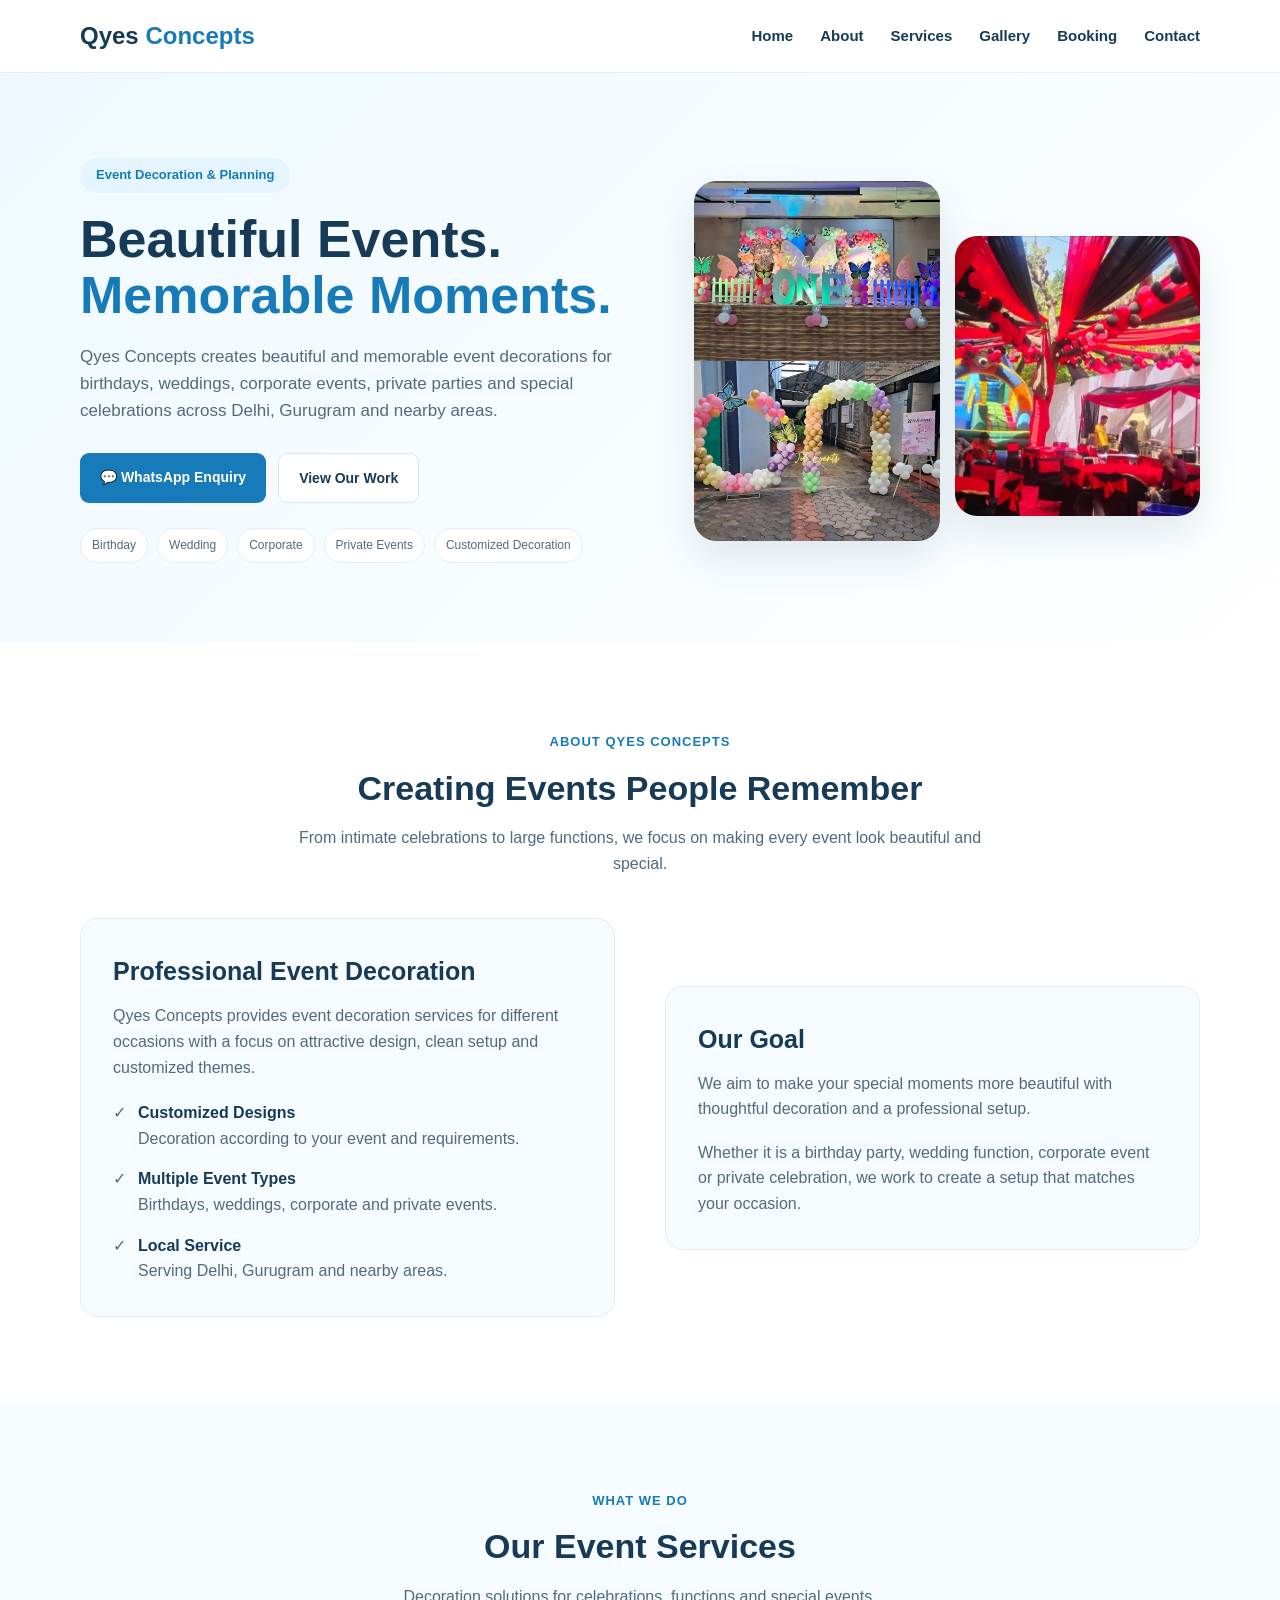
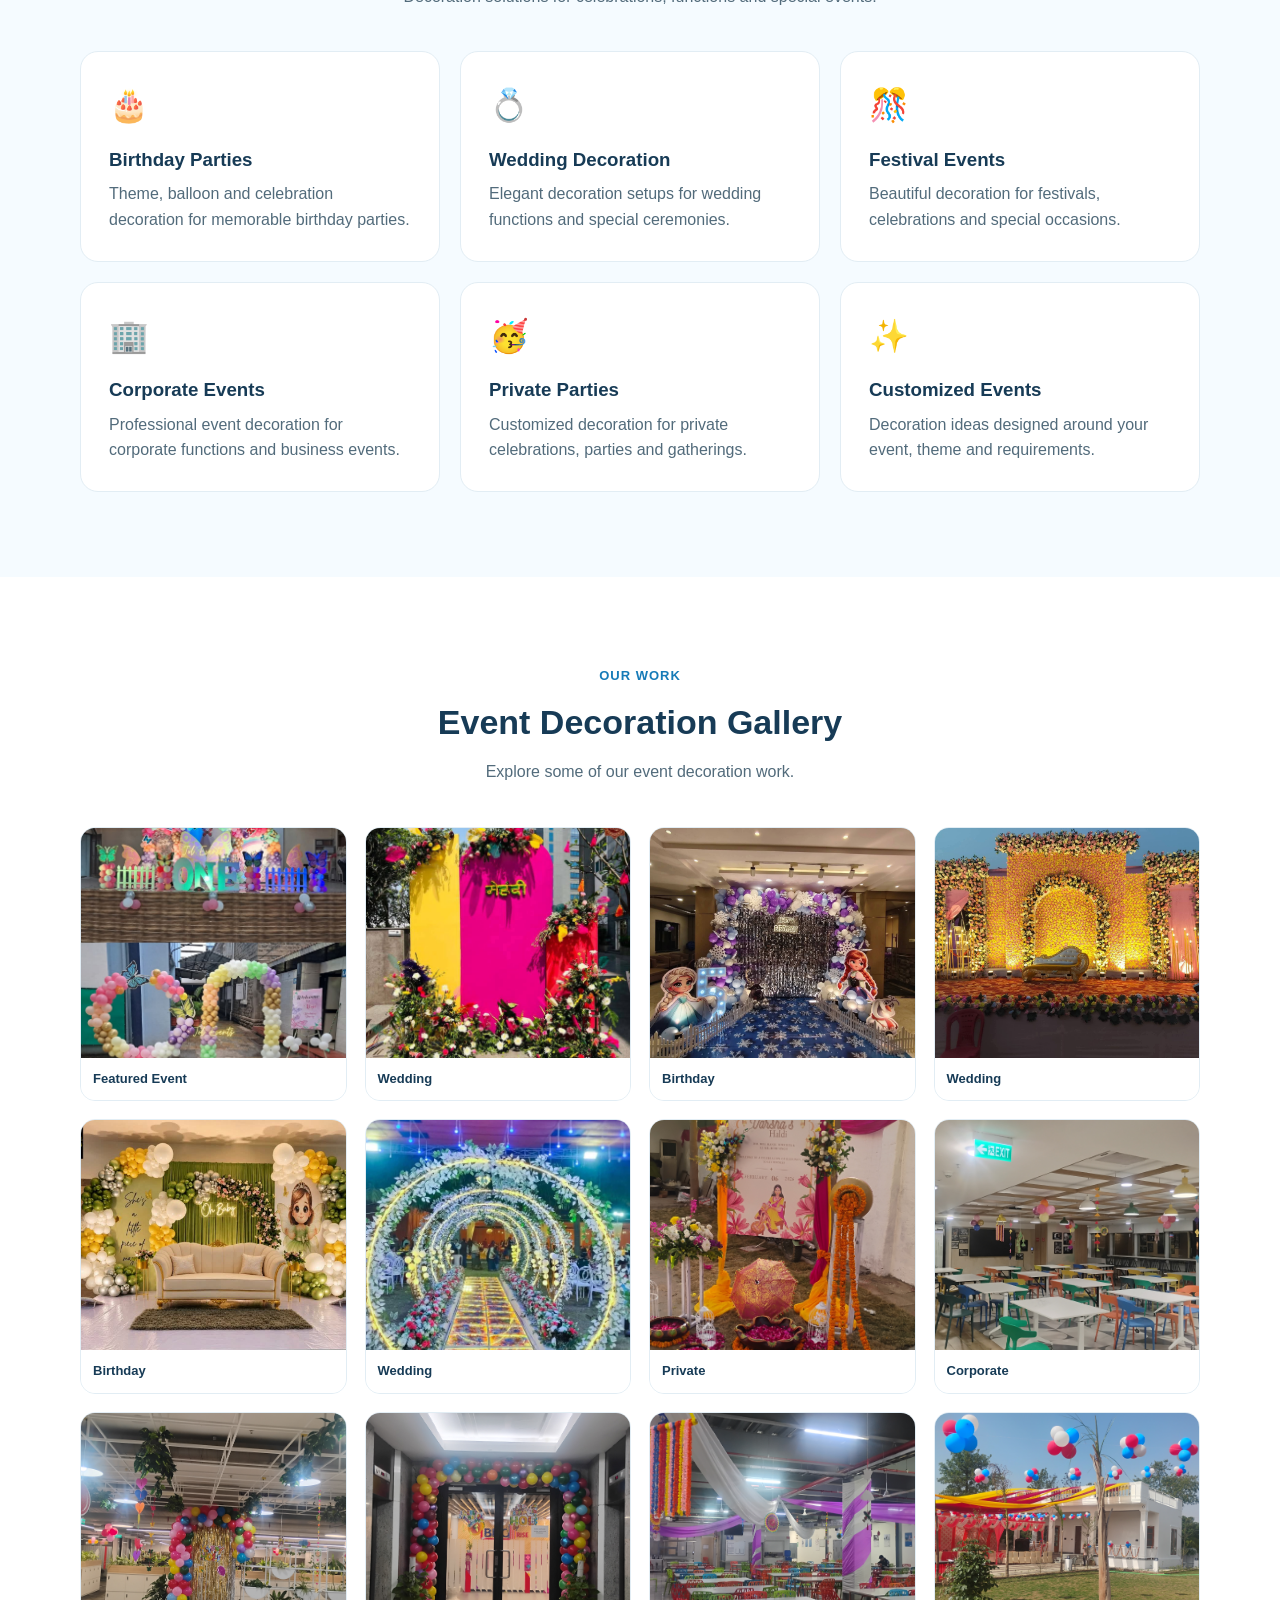
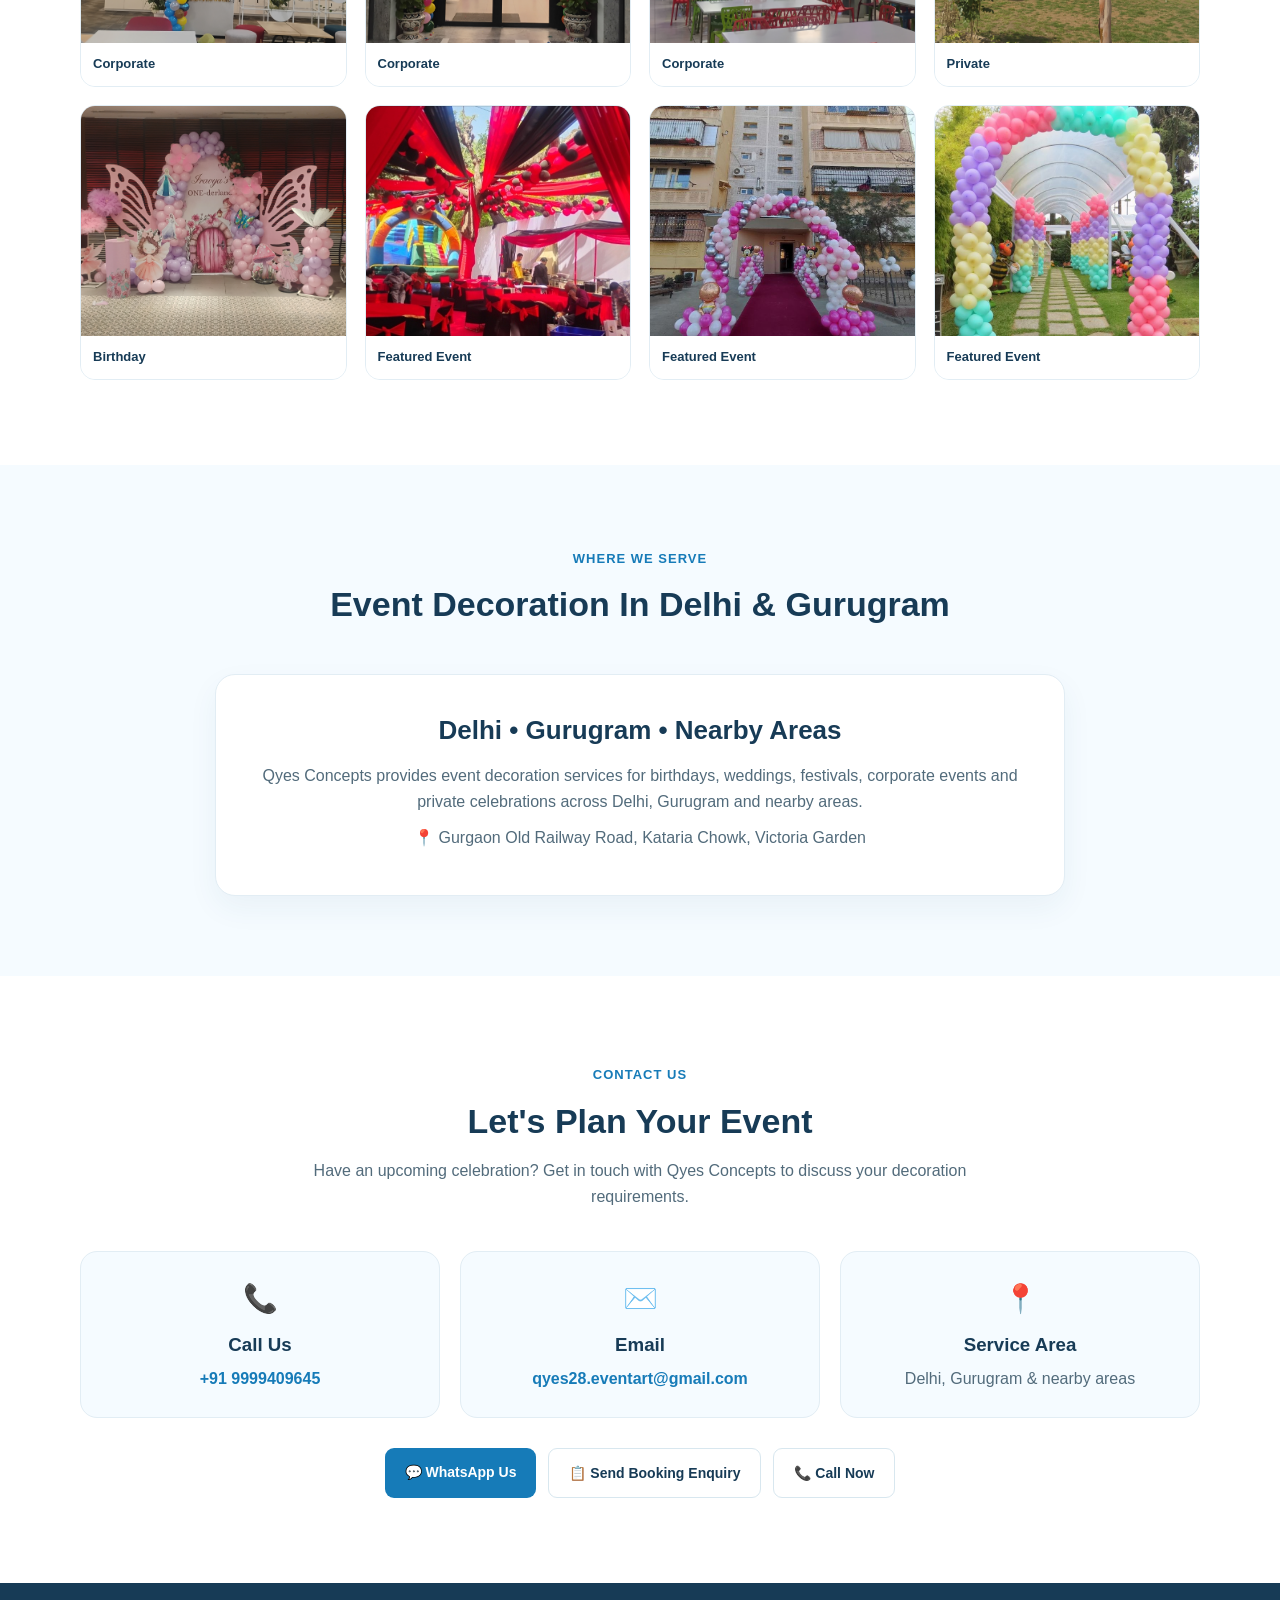
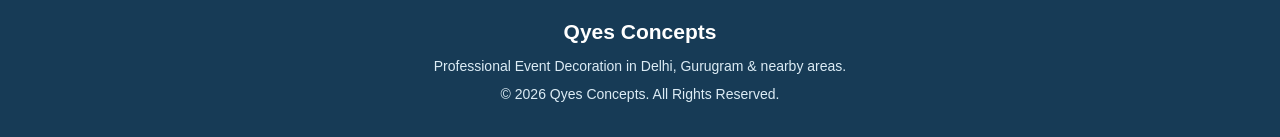
<file: index.html>
<!DOCTYPE html>
<html lang="en">

<head>

<meta charset="UTF-8">

<meta name="viewport" content="width=device-width, initial-scale=1.0">

<title>Qyes Concepts | Event Decoration in Delhi & Gurugram</title>

<meta name="description"
content="Qyes Concepts provides professional event decoration for birthdays, weddings, festivals, corporate events and private parties in Delhi, Gurugram and nearby areas.">

<meta name="keywords"
content="event decoration Delhi, event decorator Gurugram, birthday decoration Delhi, wedding decoration Delhi, corporate event decoration, Qyes Concepts">

<meta name="author" content="Qyes Concepts">

<meta name="robots" content="index, follow">

<!-- GOOGLE SEARCH CONSOLE VERIFICATION -->
<meta name="google-site-verification"
content="D07fI1-LAL-J-J1HRcfwWt1qley3RjHlHlz8ll8Fhas">

<link rel="canonical"
href="https://abhishekwebstudio.github.io/Qyes-Concepts-event-decoration-/">

<!-- OPEN GRAPH -->

<meta property="og:title"
content="Qyes Concepts | Event Decoration in Delhi & Gurugram">

<meta property="og:description"
content="Professional event decoration for birthdays, weddings, corporate events and private celebrations.">

<meta property="og:type" content="website">

<meta property="og:url"
content="https://abhishekwebstudio.github.io/Qyes-Concepts-event-decoration-/">

<style>

/* =========================
   BASIC
========================= */

*{
margin:0;
padding:0;
box-sizing:border-box;
}

html{
scroll-behavior:smooth;
}

body{
font-family:Arial, Helvetica, sans-serif;
background:#f5fbff;
color:#526b7b;
line-height:1.6;
overflow-x:hidden;
}

a{
text-decoration:none;
}

img{
max-width:100%;
display:block;
}

.container{
width:92%;
max-width:1120px;
margin:auto;
}

section{
position:relative;
z-index:2;
}


/* =========================
   LIGHT WATERMARK BACKGROUND
========================= */

.watermark{
position:fixed;
inset:0;
pointer-events:none;
z-index:0;
overflow:hidden;
}

.watermark span{
position:absolute;
font-size:42px;
opacity:.055;
user-select:none;
}

.balloon1{
top:105px;
left:3%;
font-size:48px !important;
}

.balloon2{
top:42%;
right:4%;
font-size:55px !important;
}

.balloon3{
bottom:9%;
left:7%;
font-size:45px !important;
}

.balloon4{
top:68%;
right:12%;
font-size:40px !important;
}

.popper1{
top:24%;
left:14%;
transform:rotate(-20deg);
}

.popper2{
bottom:20%;
right:18%;
transform:rotate(25deg);
}

.cake1{
top:82%;
left:44%;
font-size:38px !important;
}

.confetti1{
top:16%;
right:28%;
font-size:30px !important;
}

.confetti2{
bottom:35%;
left:25%;
font-size:32px !important;
}


/* =========================
   HEADER
========================= */

header{
background:rgba(255,255,255,.96);
border-bottom:1px solid #e2edf4;
position:sticky;
top:0;
z-index:1000;
backdrop-filter:blur(8px);
}

.navbar{
height:72px;
display:flex;
align-items:center;
justify-content:space-between;
}

.logo{
font-size:24px;
font-weight:800;
color:#173b56;
}

.logo span{
color:#167bb8;
}

.nav-links{
display:flex;
align-items:center;
gap:27px;
}

.nav-links a{
color:#173b56;
font-size:15px;
font-weight:600;
}

.nav-links a:hover{
color:#167bb8;
}

.menu-btn{
display:none;
font-size:28px;
color:#173b56;
cursor:pointer;
}


/* MOBILE MENU */

.mobile-menu{
display:none;
background:white;
border-top:1px solid #e2edf4;
padding:12px 5%;
}

.mobile-menu.active{
display:block;
}

.mobile-menu a{
display:block;
padding:12px 0;
color:#173b56;
font-weight:600;
border-bottom:1px solid #eef4f7;
}


/* =========================
   HERO
========================= */

.hero{
padding:85px 0 80px;
background:linear-gradient(135deg,#eef9ff,#ffffff);
overflow:hidden;
}

.hero-grid{
display:grid;
grid-template-columns:1.05fr .95fr;
gap:55px;
align-items:center;
}

.badge{
display:inline-block;
padding:7px 16px;
border-radius:30px;
background:#e5f5ff;
color:#167bb8;
font-size:13px;
font-weight:700;
margin-bottom:18px;
}

.hero h1{
font-size:52px;
line-height:1.08;
color:#173b56;
margin-bottom:20px;
}

.hero h1 span{
color:#167bb8;
}

.hero p{
font-size:17px;
max-width:620px;
margin-bottom:28px;
}

.hero-buttons{
display:flex;
gap:12px;
flex-wrap:wrap;
}

.btn{
display:inline-block;
padding:13px 20px;
border-radius:9px;
font-weight:700;
font-size:14px;
transition:.2s;
}

.btn:hover{
transform:translateY(-2px);
}

.primary{
background:#167bb8;
color:white;
}

.secondary{
background:white;
color:#173b56;
border:1px solid #d8e7ef;
}

.service-tags{
display:flex;
flex-wrap:wrap;
gap:9px;
margin-top:25px;
}

.service-tags span{
background:white;
border:1px solid #dfeef5;
padding:7px 11px;
border-radius:20px;
font-size:12px;
color:#526b7b;
}


/* HERO IMAGES */

.hero-visual{
display:grid;
grid-template-columns:1fr 1fr;
gap:15px;
}

.hero-image{
height:360px;
border-radius:22px;
overflow:hidden;
box-shadow:0 18px 40px rgba(22,83,115,.12);
background:#eaf6fb;
}

.hero-image.small{
height:280px;
margin-top:55px;
}

.hero-image img{
width:100%;
height:100%;
object-fit:cover;
}


/* =========================
   HEADINGS
========================= */

.heading{
text-align:center;
margin-bottom:42px;
}

.heading small{
color:#167bb8;
font-weight:700;
font-size:13px;
text-transform:uppercase;
letter-spacing:1px;
}

.heading h2{
color:#173b56;
font-size:34px;
margin-top:7px;
}

.heading p{
max-width:700px;
margin:10px auto 0;
}


/* =========================
   ABOUT
========================= */

.about{
padding:85px 0;
background:white;
}

.about-grid{
display:grid;
grid-template-columns:1fr 1fr;
gap:50px;
align-items:center;
}

.about-card{
background:#f5fbff;
border:1px solid #e2edf4;
padding:32px;
border-radius:18px;
}

.about-card h3{
color:#173b56;
font-size:25px;
margin-bottom:12px;
}

.about-points{
display:grid;
gap:15px;
margin-top:20px;
}

.about-point{
display:flex;
gap:12px;
}

.about-point strong{
color:#173b56;
display:block;
}


/* =========================
   SERVICES
========================= */

.services{
padding:85px 0;
background:#f5fbff;
}

.service-grid{
display:grid;
grid-template-columns:repeat(3,1fr);
gap:20px;
}

.service-card{
background:white;
padding:28px;
border-radius:18px;
border:1px solid #e2edf4;
transition:.25s;
}

.service-card:hover{
transform:translateY(-5px);
box-shadow:0 15px 35px rgba(23,75,105,.08);
}

.service-icon{
font-size:32px;
margin-bottom:13px;
}

.service-card h3{
color:#173b56;
margin-bottom:7px;
}


/* =========================
   GALLERY
========================= */

.gallery{
padding:85px 0;
background:white;
}

.gallery-grid{
display:grid;
grid-template-columns:repeat(4,1fr);
gap:18px;
}

.gallery-item{
background:#f5fbff;
border-radius:15px;
overflow:hidden;
border:1px solid #e2edf4;
}

.gallery-item img{
width:100%;
height:230px;
object-fit:cover;
transition:.3s;
}

.gallery-item:hover img{
transform:scale(1.04);
}

.caption{
padding:11px 12px;
font-weight:700;
font-size:13px;
color:#173b56;
background:white;
}


/* =========================
   SERVICE AREA
========================= */

.area{
padding:80px 0;
background:#f5fbff;
}

.area-card{
max-width:850px;
margin:auto;
background:white;
border:1px solid #e2edf4;
border-radius:20px;
padding:35px;
text-align:center;
box-shadow:0 12px 30px rgba(31,91,120,.06);
}

.area-card h3{
color:#173b56;
font-size:26px;
margin-bottom:12px;
}

.area-card p{
margin-bottom:10px;
}


/* =========================
   CONTACT
========================= */

.contact{
padding:85px 0;
background:white;
}

.contact-grid{
display:grid;
grid-template-columns:repeat(3,1fr);
gap:20px;
}

.contact-box{
background:#f5fbff;
border:1px solid #e2edf4;
border-radius:17px;
padding:25px;
text-align:center;
}

.contact-box .icon{
font-size:28px;
margin-bottom:8px;
}

.contact-box h3{
color:#173b56;
margin-bottom:6px;
}

.contact-box a{
color:#167bb8;
font-weight:600;
word-break:break-word;
}

.contact-buttons{
display:flex;
justify-content:center;
gap:12px;
flex-wrap:wrap;
margin-top:30px;
}


/* =========================
   FOOTER
========================= */

footer{
background:#173b56;
color:#dcecf5;
text-align:center;
padding:32px 15px;
position:relative;
z-index:2;
}

footer strong{
font-size:21px;
color:white;
}

footer p{
margin-top:6px;
font-size:14px;
}


/* =========================
   RESPONSIVE
========================= */

@media(max-width:950px){

.hero-grid{
grid-template-columns:1fr;
}

.hero h1{
font-size:45px;
}

.hero-visual{
max-width:700px;
margin:auto;
}

.service-grid{
grid-template-columns:repeat(2,1fr);
}

.gallery-grid{
grid-template-columns:repeat(3,1fr);
}

}


@media(max-width:700px){

.nav-links{
display:none;
}

.menu-btn{
display:block;
}

.hero{
padding:60px 0;
}

.hero h1{
font-size:38px;
}

.hero p{
font-size:16px;
}

.about-grid{
grid-template-columns:1fr;
}

.service-grid{
grid-template-columns:1fr;
}

.gallery-grid{
grid-template-columns:repeat(2,1fr);
gap:12px;
}

.gallery-item img{
height:190px;
}

.contact-grid{
grid-template-columns:1fr;
}

.heading h2{
font-size:29px;
}

}


@media(max-width:450px){

.container{
width:91%;
}

.logo{
font-size:21px;
}

.hero h1{
font-size:32px;
}

.hero-visual{
grid-template-columns:1fr;
}

.hero-image,
.hero-image.small{
height:270px;
margin-top:0;
}

.gallery-grid{
grid-template-columns:1fr 1fr;
}

.gallery-item img{
height:170px;
}

.caption{
font-size:12px;
padding:9px;
}

.btn{
width:100%;
text-align:center;
}

.hero-buttons{
width:100%;
}

}


/* =========================
   REDUCE WATERMARK ON MOBILE
========================= */

@media(max-width:600px){

.watermark span{
opacity:.04;
}

.balloon1{
left:-8px;
}

.balloon2{
right:-8px;
}

.popper1{
left:3%;
}

.popper2{
right:3%;
}

}

</style>

</head>


<body>


<!-- LIGHT PARTY WATERMARK -->

<div class="watermark" aria-hidden="true">

<span class="balloon1">🎈</span>

<span class="balloon2">🎈</span>

<span class="balloon3">🎈</span>

<span class="balloon4">🎈</span>

<span class="popper1">🎉</span>

<span class="popper2">🎉</span>

<span class="cake1">🎂</span>

<span class="confetti1">✦</span>

<span class="confetti2">✦</span>

</div>


<!-- HEADER -->

<header>

<div class="container navbar">

<a href="index.html" class="logo">
Qyes <span>Concepts</span>
</a>

<nav class="nav-links">

<a href="index.html">Home</a>

<a href="#about">About</a>

<a href="#services">Services</a>

<a href="#gallery">Gallery</a>

<a href="booking.html">Booking</a>

<a href="#contact">Contact</a>

</nav>

<div class="menu-btn"
onclick="toggleMenu()">
☰
</div>

</div>


<div class="mobile-menu" id="mobileMenu">

<a href="index.html"
onclick="closeMenu()">Home</a>

<a href="#about"
onclick="closeMenu()">About</a>

<a href="#services"
onclick="closeMenu()">Services</a>

<a href="#gallery"
onclick="closeMenu()">Gallery</a>

<a href="booking.html"
onclick="closeMenu()">Booking</a>

<a href="#contact"
onclick="closeMenu()">Contact</a>

</div>

</header>


<main>


<!-- HERO -->

<section class="hero">

<div class="container hero-grid">

<div>

<div class="badge">
Event Decoration & Planning
</div>

<h1>
Beautiful Events.<br>
<span>Memorable Moments.</span>
</h1>

<p>
Qyes Concepts creates beautiful and memorable event
decorations for birthdays, weddings, corporate events,
private parties and special celebrations across Delhi,
Gurugram and nearby areas.
</p>

<div class="hero-buttons">

<a class="btn primary"
href="https://wa.me/919999409645?text=Hello%20Qyes%20Concepts,%20I%20want%20to%20enquire%20about%20event%20decoration."
target="_blank"
rel="noopener">

💬 WhatsApp Enquiry

</a>

<a class="btn secondary"
href="#gallery">

View Our Work

</a>

</div>


<div class="service-tags">

<span>Birthday</span>

<span>Wedding</span>

<span>Corporate</span>

<span>Private Events</span>

<span>Customized Decoration</span>

</div>

</div>


<div class="hero-visual">

<div class="hero-image">

<img src="FB_IMG_1770056393432.jpg"
alt="Featured event decoration by Qyes Concepts"
loading="eager">

</div>

<div class="hero-image small">

<img src="IMG_20261005_153830.jpg"
alt="Featured event decoration in Delhi by Qyes Concepts"
loading="eager">

</div>

</div>

</div>

</section>


<!-- ABOUT -->

<section class="about" id="about">

<div class="container">

<div class="heading">

<small>About Qyes Concepts</small>

<h2>Creating Events People Remember</h2>

<p>
From intimate celebrations to large functions, we focus
on making every event look beautiful and special.
</p>

</div>


<div class="about-grid">

<div class="about-card">

<h3>
Professional Event Decoration
</h3>

<p>
Qyes Concepts provides event decoration services
for different occasions with a focus on attractive
design, clean setup and customized themes.
</p>

<div class="about-points">

<div class="about-point">

<div>✓</div>

<div>
<strong>Customized Designs</strong>
Decoration according to your event and requirements.
</div>

</div>


<div class="about-point">

<div>✓</div>

<div>
<strong>Multiple Event Types</strong>
Birthdays, weddings, corporate and private events.
</div>

</div>


<div class="about-point">

<div>✓</div>

<div>
<strong>Local Service</strong>
Serving Delhi, Gurugram and nearby areas.
</div>

</div>

</div>

</div>


<div class="about-card">

<h3>
Our Goal
</h3>

<p>
We aim to make your special moments more beautiful
with thoughtful decoration and a professional setup.
</p>

<p style="margin-top:18px;">
Whether it is a birthday party, wedding function,
corporate event or private celebration, we work to
create a setup that matches your occasion.
</p>

</div>

</div>

</div>

</section>


<!-- SERVICES -->

<section class="services" id="services">

<div class="container">

<div class="heading">

<small>What We Do</small>

<h2>Our Event Services</h2>

<p>
Decoration solutions for celebrations, functions and
special events.
</p>

</div>


<div class="service-grid">


<div class="service-card">

<div class="service-icon">🎂</div>

<h3>Birthday Parties</h3>

<p>
Theme, balloon and celebration decoration
for memorable birthday parties.
</p>

</div>


<div class="service-card">

<div class="service-icon">💍</div>

<h3>Wedding Decoration</h3>

<p>
Elegant decoration setups for wedding functions
and special ceremonies.
</p>

</div>


<div class="service-card">

<div class="service-icon">🎊</div>

<h3>Festival Events</h3>

<p>
Beautiful decoration for festivals, celebrations
and special occasions.
</p>

</div>


<div class="service-card">

<div class="service-icon">🏢</div>

<h3>Corporate Events</h3>

<p>
Professional event decoration for corporate
functions and business events.
</p>

</div>


<div class="service-card">

<div class="service-icon">🥳</div>

<h3>Private Parties</h3>

<p>
Customized decoration for private celebrations,
parties and gatherings.
</p>

</div>


<div class="service-card">

<div class="service-icon">✨</div>

<h3>Customized Events</h3>

<p>
Decoration ideas designed around your event,
theme and requirements.
</p>

</div>

</div>

</div>

</section>


<!-- GALLERY -->

<section class="gallery" id="gallery">

<div class="container">

<div class="heading">

<small>Our Work</small>

<h2>Event Decoration Gallery</h2>

<p>
Explore some of our event decoration work.
</p>

</div>


<div class="gallery-grid">


<!-- 1 FEATURED -->

<div class="gallery-item">

<img src="FB_IMG_1770056393432.jpg"
alt="Featured event decoration by Qyes Concepts"
loading="lazy">

<div class="caption">
Featured Event
</div>

</div>


<!-- 2 WEDDING -->

<div class="gallery-item">

<img src="FB_IMG_1772078744628.jpg"
alt="Wedding decoration in Delhi by Qyes Concepts"
loading="lazy">

<div class="caption">
Wedding
</div>

</div>


<!-- 3 BIRTHDAY -->

<div class="gallery-item">

<img src="FB_IMG_1776345292674.jpg"
alt="Birthday party decoration in Delhi"
loading="lazy">

<div class="caption">
Birthday
</div>

</div>


<!-- 4 WEDDING -->

<div class="gallery-item">

<img src="FB_IMG_1781897185635.jpg"
alt="Wedding event decoration in Delhi"
loading="lazy">

<div class="caption">
Wedding
</div>

</div>


<!-- 5 BIRTHDAY -->

<div class="gallery-item">

<img src="FB_IMG_1785595466962.jpg"
alt="Birthday decoration by Qyes Concepts"
loading="lazy">

<div class="caption">
Birthday
</div>

</div>


<!-- 6 WEDDING -->

<div class="gallery-item">

<img src="FB_IMG_1791037428056.jpg"
alt="Wedding venue decoration by Qyes Concepts"
loading="lazy">

<div class="caption">
Wedding
</div>

</div>


<!-- 7 PRIVATE -->

<div class="gallery-item">

<img src="IMG_20260206_092856630_HDR.jpg"
alt="Private party decoration in Delhi"
loading="lazy">

<div class="caption">
Private
</div>

</div>


<!-- 8 CORPORATE -->

<div class="gallery-item">

<img src="IMG_20260301_194331179_HDR.jpg"
alt="Corporate event decoration in Delhi"
loading="lazy">

<div class="caption">
Corporate
</div>

</div>


<!-- 9 CORPORATE -->

<div class="gallery-item">

<img src="IMG_20260301_200928524_HDR.jpg"
alt="Corporate event decoration by Qyes Concepts"
loading="lazy">

<div class="caption">
Corporate
</div>

</div>


<!-- 10 CORPORATE -->

<div class="gallery-item">

<img src="IMG_20260301_201839959_HDR.jpg"
alt="Professional corporate event decoration"
loading="lazy">

<div class="caption">
Corporate
</div>

</div>


<!-- 11 CORPORATE -->

<div class="gallery-item">

<img src="IMG_20260302_231923974_HDR.jpg"
alt="Corporate function decoration in Gurugram"
loading="lazy">

<div class="caption">
Corporate
</div>

</div>


<!-- 12 PRIVATE -->

<div class="gallery-item">

<img src="IMG_20260412_094920575.jpg"
alt="Private event decoration by Qyes Concepts"
loading="lazy">

<div class="caption">
Private
</div>

</div>


<!-- 13 BIRTHDAY -->

<div class="gallery-item">

<img src="IMG_20260802_171236801.jpg"
alt="Birthday decoration in Gurugram"
loading="lazy">

<div class="caption">
Birthday
</div>

</div>


<!-- 14 FEATURED -->

<div class="gallery-item">

<img src="IMG_20261005_153830.jpg"
alt="Featured event decoration in Delhi by Qyes Concepts"
loading="lazy">

<div class="caption">
Featured Event
</div>

   </div>


<!-- 15 FEATURED -->
<div class="gallery-item">
<img src="c9c71025353aeb99e39af565663cee9e.jpg"
alt="Featured event decoration by Qyes Concepts"
loading="lazy">
<div class="caption">Featured Event</div>
</div>

<!-- 16 FEATURED -->
<div class="gallery-item">
<img src="980fb05c34b76c47d03f8bac73c0d55e.jpg"
alt="Featured event decoration in Delhi by Qyes Concepts"
loading="lazy">
<div class="caption">Featured Event</div>
</div>


</div>

</div>

</section>


<!-- SERVICE AREA -->

<section class="area">

<div class="container">

<div class="heading">

<small>Where We Serve</small>

<h2>Event Decoration In Delhi & Gurugram</h2>

</div>


<div class="area-card">

<h3>
Delhi • Gurugram • Nearby Areas
</h3>

<p>
Qyes Concepts provides event decoration services for
birthdays, weddings, festivals, corporate events and
private celebrations across Delhi, Gurugram and nearby areas.
</p>

<p>
📍 Gurgaon Old Railway Road, Kataria Chowk,
Victoria Garden
</p>

</div>

</div>

</section>


<!-- CONTACT -->

<section class="contact" id="contact">

<div class="container">

<div class="heading">

<small>Contact Us</small>

<h2>Let's Plan Your Event</h2>

<p>
Have an upcoming celebration? Get in touch with Qyes Concepts
to discuss your decoration requirements.
</p>

</div>


<div class="contact-grid">


<div class="contact-box">

<div class="icon">📞</div>

<h3>Call Us</h3>

<a href="tel:+919999409645">
+91 9999409645
</a>

</div>


<div class="contact-box">

<div class="icon">✉️</div>

<h3>Email</h3>

<a href="mailto:qyes28.eventart@gmail.com">
qyes28.eventart@gmail.com
</a>

</div>


<div class="contact-box">

<div class="icon">📍</div>

<h3>Service Area</h3>

<p>
Delhi, Gurugram & nearby areas
</p>

</div>

</div>


<div class="contact-buttons">

<a class="btn primary"
href="https://wa.me/919999409645?text=Hello%20Qyes%20Concepts,%20I%20want%20to%20enquire%20about%20event%20decoration."
target="_blank"
rel="noopener">

💬 WhatsApp Us

</a>


<a class="btn secondary"
href="booking.html">

📋 Send Booking Enquiry

</a>


<a class="btn secondary"
href="tel:+919999409645">

📞 Call Now

</a>

</div>

</div>

</section>


</main>


<!-- FOOTER -->

<footer>

<strong>
Qyes Concepts
</strong>

<p>
Professional Event Decoration in Delhi,
Gurugram & nearby areas.
</p>

<p>
© 2026 Qyes Concepts. All Rights Reserved.
</p>

</footer>


<script>

function toggleMenu(){

document
.getElementById("mobileMenu")
.classList
.toggle("active");

}

function closeMenu(){

document
.getEl
</file>
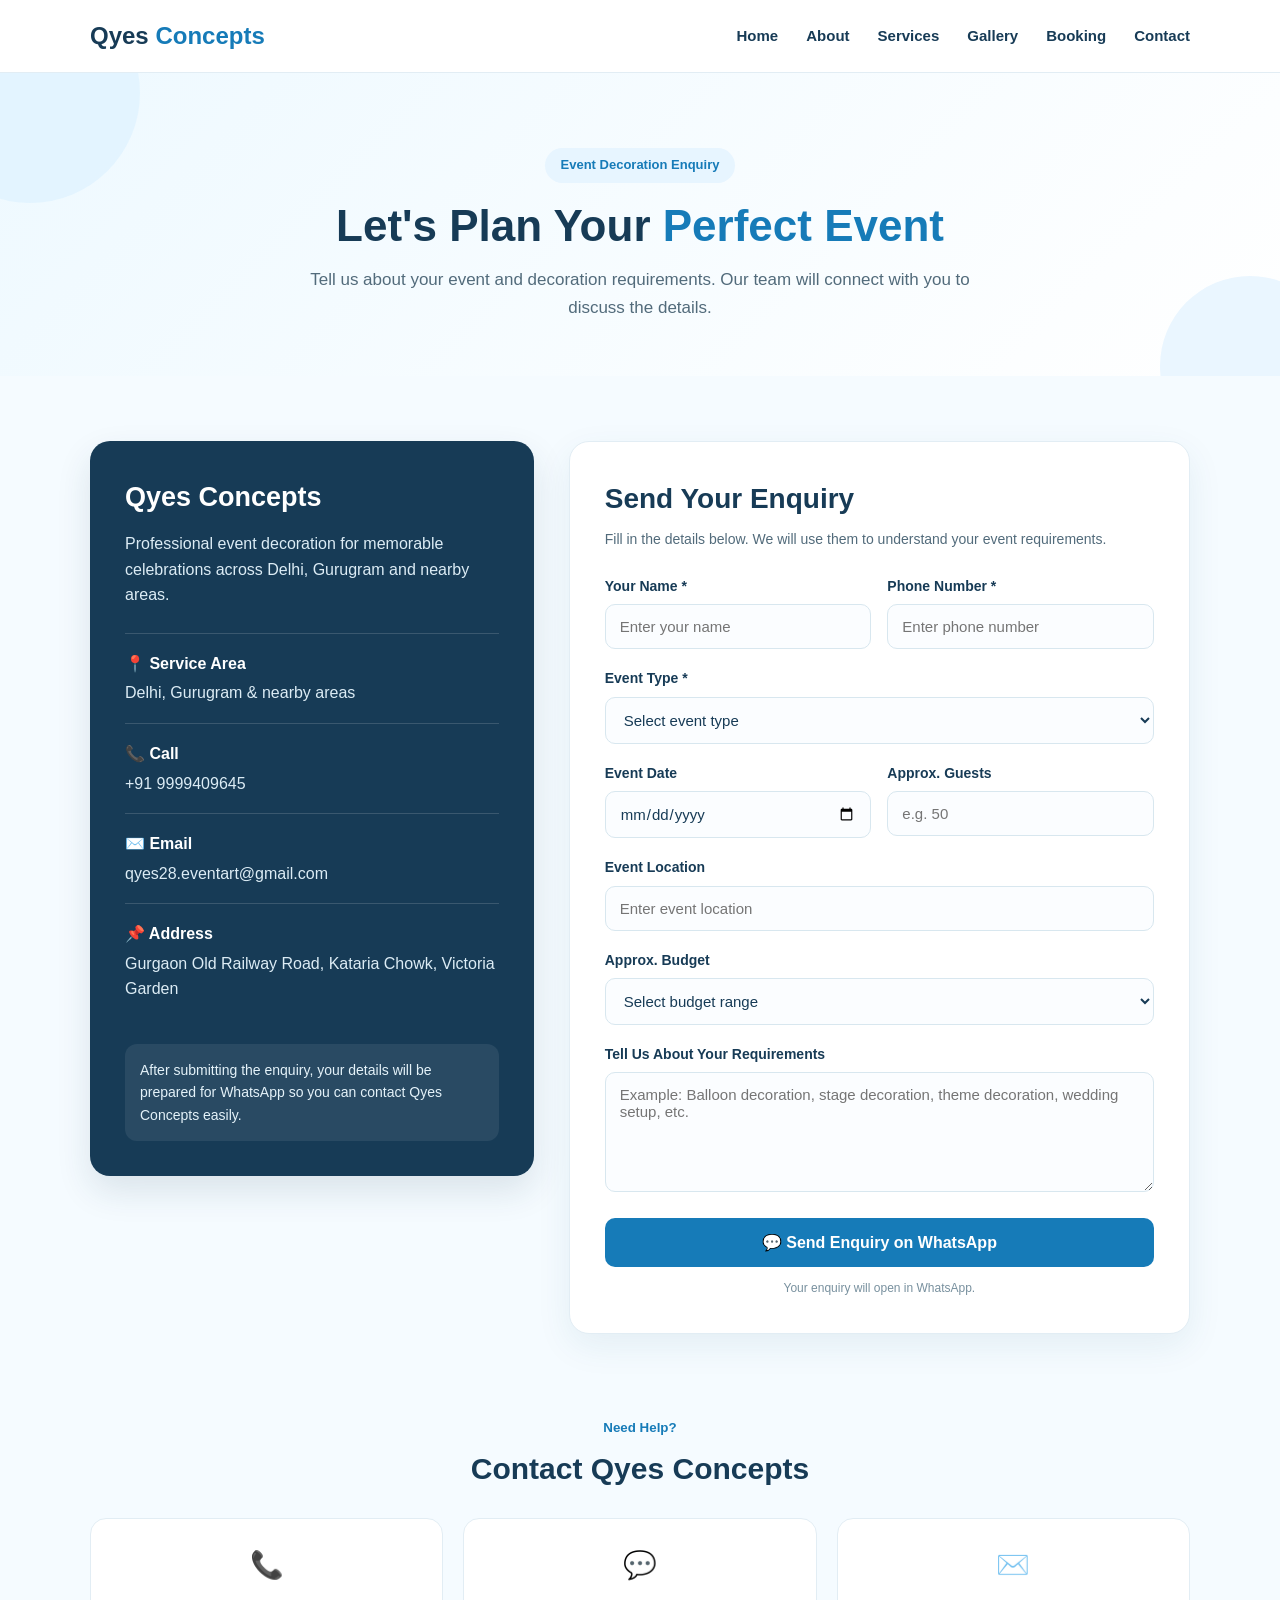
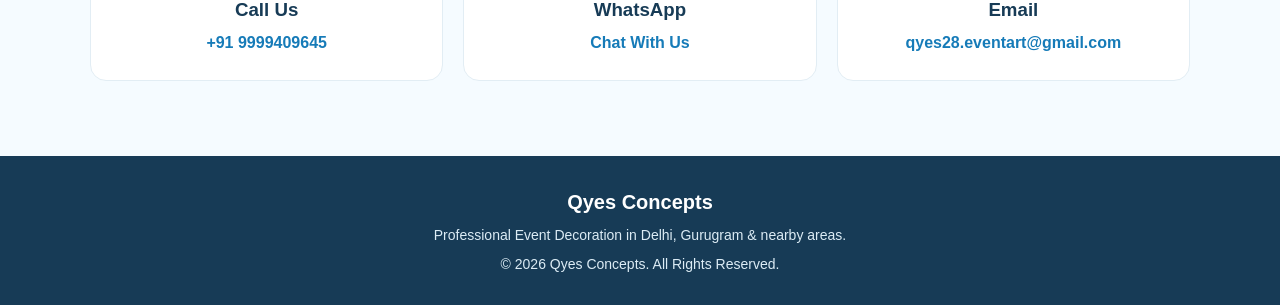
<file: booking.html>
<!DOCTYPE html>
<html lang="en">

<head>

<meta charset="UTF-8">

<meta name="viewport"
content="width=device-width, initial-scale=1.0">

<title>Book Event Decoration | Qyes Concepts Delhi & Gurugram</title>

<meta name="description"
content="Book event decoration services from Qyes Concepts in Delhi, Gurugram and nearby areas. Enquire for birthdays, weddings, corporate events, private parties and customized decorations.">

<meta name="keywords"
content="book event decoration Delhi, event decorator Gurugram, birthday decoration booking, wedding decoration booking, Qyes Concepts">

<meta name="author" content="Qyes Concepts">

<meta name="robots" content="index, follow">

<meta name="google-site-verification"
content="D07fI1-LAL-J-J1HRcfwWt1qley3RjHlHlz8ll8Fhas">

<link rel="canonical"
href="https://abhishekwebstudio.github.io/Qyes-Concepts-event-decoration-/booking.html">

<meta property="og:title"
content="Book Event Decoration | Qyes Concepts">

<meta property="og:description"
content="Send your event decoration enquiry to Qyes Concepts in Delhi, Gurugram and nearby areas.">

<meta property="og:type" content="website">

<meta property="og:url"
content="https://abhishekwebstudio.github.io/Qyes-Concepts-event-decoration-/booking.html">

<style>

*{
margin:0;
padding:0;
box-sizing:border-box;
}

html{
scroll-behavior:smooth;
}

body{
font-family:Arial, Helvetica, sans-serif;
background:#f5fbff;
color:#526b7b;
line-height:1.6;
}

a{
text-decoration:none;
}

.container{
width:92%;
max-width:1100px;
margin:auto;
}

/* HEADER */

header{
background:#ffffff;
border-bottom:1px solid #e2edf4;
position:sticky;
top:0;
z-index:1000;
}

.navbar{
height:72px;
display:flex;
align-items:center;
justify-content:space-between;
}

.logo{
font-size:24px;
font-weight:800;
color:#173b56;
}

.logo span{
color:#167bb8;
}

.nav-links{
display:flex;
gap:28px;
align-items:center;
}

.nav-links a{
color:#173b56;
font-weight:600;
font-size:15px;
}

.nav-links a:hover{
color:#167bb8;
}

.menu-btn{
display:none;
font-size:28px;
cursor:pointer;
color:#173b56;
}

/* MOBILE MENU */

.mobile-menu{
display:none;
background:#ffffff;
border-top:1px solid #e2edf4;
padding:15px 5%;
}

.mobile-menu.active{
display:block;
}

.mobile-menu a{
display:block;
padding:12px 0;
color:#173b56;
font-weight:600;
border-bottom:1px solid #eef4f7;
}

/* HERO */

.booking-hero{
padding:75px 0 55px;
text-align:center;
background:
linear-gradient(135deg,#eef9ff,#ffffff);
position:relative;
overflow:hidden;
}

.booking-hero::before{
content:"";
position:absolute;
width:220px;
height:220px;
border-radius:50%;
background:#dff3ff;
top:-90px;
left:-80px;
opacity:.7;
}

.booking-hero::after{
content:"";
position:absolute;
width:180px;
height:180px;
border-radius:50%;
background:#eaf6ff;
bottom:-80px;
right:-60px;
}

.badge{
display:inline-block;
padding:7px 16px;
border-radius:30px;
background:#e7f5ff;
color:#167bb8;
font-size:13px;
font-weight:700;
margin-bottom:18px;
}

.booking-hero h1{
font-size:44px;
color:#173b56;
margin-bottom:15px;
line-height:1.15;
position:relative;
z-index:2;
}

.booking-hero h1 span{
color:#167bb8;
}

.booking-hero p{
max-width:700px;
margin:auto;
font-size:17px;
position:relative;
z-index:2;
}

/* BOOKING SECTION */

.booking-section{
padding:65px 0 80px;
}

.booking-layout{
display:grid;
grid-template-columns:1fr 1.4fr;
gap:35px;
align-items:start;
}

/* INFO CARD */

.info-card{
background:#173b56;
color:white;
padding:35px;
border-radius:20px;
box-shadow:0 15px 35px rgba(23,59,86,.12);
}

.info-card h2{
font-size:27px;
margin-bottom:12px;
}

.info-card p{
color:#dcecf5;
margin-bottom:25px;
}

.info-item{
padding:17px 0;
border-top:1px solid rgba(255,255,255,.15);
}

.info-item strong{
display:block;
color:white;
margin-bottom:4px;
}

.info-item span,
.info-item a{
color:#dcecf5;
}

.info-item a:hover{
color:white;
}

.note{
margin-top:25px;
padding:15px;
border-radius:12px;
background:rgba(255,255,255,.08);
font-size:14px;
color:#e4f2f9;
}

/* FORM */

.form-card{
background:white;
padding:35px;
border-radius:20px;
border:1px solid #e2edf4;
box-shadow:0 12px 35px rgba(31,91,120,.08);
}

.form-card h2{
color:#173b56;
font-size:28px;
margin-bottom:6px;
}

.form-card .intro{
margin-bottom:25px;
font-size:14px;
}

.form-group{
margin-bottom:18px;
}

.form-group label{
display:block;
font-weight:700;
color:#173b56;
margin-bottom:7px;
font-size:14px;
}

.form-group input,
.form-group select,
.form-group textarea{
width:100%;
padding:13px 14px;
border:1px solid #d8e7ef;
border-radius:10px;
font-size:15px;
font-family:inherit;
outline:none;
background:#fbfdff;
color:#173b56;
}

.form-group input:focus,
.form-group select:focus,
.form-group textarea:focus{
border-color:#167bb8;
box-shadow:0 0 0 3px rgba(22,123,184,.08);
}

.form-group textarea{
min-height:120px;
resize:vertical;
}

.two-column{
display:grid;
grid-template-columns:1fr 1fr;
gap:16px;
}

/* BUTTON */

.submit-btn{
width:100%;
border:none;
border-radius:10px;
padding:15px 20px;
background:#167bb8;
color:white;
font-size:16px;
font-weight:700;
cursor:pointer;
transition:.2s;
}

.submit-btn:hover{
background:#126a9f;
transform:translateY(-1px);
}

.small-text{
text-align:center;
font-size:12px;
margin-top:12px;
color:#78909e;
}

/* QUICK CONTACT */

.quick-contact{
padding:0 0 75px;
}

.quick-title{
text-align:center;
margin-bottom:25px;
}

.quick-title small{
color:#167bb8;
font-weight:700;
}

.quick-title h2{
color:#173b56;
font-size:30px;
margin-top:5px;
}

.quick-grid{
display:grid;
grid-template-columns:repeat(3,1fr);
gap:20px;
}

.quick-card{
background:white;
padding:25px;
text-align:center;
border:1px solid #e2edf4;
border-radius:16px;
}

.quick-card .icon{
font-size:27px;
margin-bottom:8px;
}

.quick-card h3{
color:#173b56;
margin-bottom:5px;
}

.quick-card a{
color:#167bb8;
font-weight:600;
word-break:break-word;
}

/* FOOTER */

footer{
background:#173b56;
color:#dcecf5;
text-align:center;
padding:30px 15px;
}

footer strong{
color:white;
font-size:20px;
}

footer p{
margin-top:6px;
font-size:14px;
}

/* RESPONSIVE */

@media(max-width:800px){

.nav-links{
display:none;
}

.menu-btn{
display:block;
}

.booking-hero{
padding:60px 0 45px;
}

.booking-hero h1{
font-size:34px;
}

.booking-hero p{
font-size:15px;
}

.booking-layout{
grid-template-columns:1fr;
}

.quick-grid{
grid-template-columns:1fr;
}

}

@media(max-width:550px){

.navbar{
height:65px;
}

.logo{
font-size:21px;
}

.booking-hero h1{
font-size:30px;
}

.booking-section{
padding:45px 0 60px;
}

.info-card,
.form-card{
padding:25px 20px;
}

.two-column{
grid-template-columns:1fr;
gap:0;
}

.form-card h2{
font-size:24px;
}

.quick-title h2{
font-size:25px;
}

}

</style>

</head>

<body>

<!-- HEADER -->

<header>

<div class="container navbar">

<a href="index.html" class="logo">
Qyes <span>Concepts</span>
</a>

<nav class="nav-links">

<a href="index.html">Home</a>

<a href="index.html#about">About</a>

<a href="index.html#services">Services</a>

<a href="index.html#gallery">Gallery</a>

<a href="booking.html">Booking</a>

<a href="index.html#contact">Contact</a>

</nav>

<div class="menu-btn"
onclick="toggleMenu()">
☰
</div>

</div>

<div class="mobile-menu" id="mobileMenu">

<a href="index.html"
onclick="closeMenu()">Home</a>

<a href="index.html#about"
onclick="closeMenu()">About</a>

<a href="index.html#services"
onclick="closeMenu()">Services</a>

<a href="index.html#gallery"
onclick="closeMenu()">Gallery</a>

<a href="booking.html"
onclick="closeMenu()">Booking</a>

<a href="index.html#contact"
onclick="closeMenu()">Contact</a>

</div>

</header>


<!-- HERO -->

<section class="booking-hero">

<div class="container">

<div class="badge">
Event Decoration Enquiry
</div>

<h1>
Let's Plan Your <span>Perfect Event</span>
</h1>

<p>
Tell us about your event and decoration requirements.
Our team will connect with you to discuss the details.
</p>

</div>

</section>


<!-- BOOKING -->

<section class="booking-section">

<div class="container">

<div class="booking-layout">


<!-- INFO -->

<div class="info-card">

<h2>
Qyes Concepts
</h2>

<p>
Professional event decoration for memorable celebrations
across Delhi, Gurugram and nearby areas.
</p>

<div class="info-item">

<strong>📍 Service Area</strong>

<span>
Delhi, Gurugram & nearby areas
</span>

</div>

<div class="info-item">

<strong>📞 Call</strong>

<a href="tel:+919999409645">
+91 9999409645
</a>

</div>

<div class="info-item">

<strong>✉️ Email</strong>

<a href="mailto:qyes28.eventart@gmail.com">
qyes28.eventart@gmail.com
</a>

</div>

<div class="info-item">

<strong>📌 Address</strong>

<span>
Gurgaon Old Railway Road,
Kataria Chowk, Victoria Garden
</span>

</div>

<div class="note">

After submitting the enquiry, your details will
be prepared for WhatsApp so you can contact
Qyes Concepts easily.

</div>

</div>


<!-- FORM -->

<div class="form-card">

<h2>
Send Your Enquiry
</h2>

<p class="intro">
Fill in the details below. We will use them to understand
your event requirements.
</p>

<form id="bookingForm">


<div class="two-column">

<div class="form-group">

<label for="name">
Your Name *
</label>

<input
type="text"
id="name"
placeholder="Enter your name"
required>

</div>


<div class="form-group">

<label for="phone">
Phone Number *
</label>

<input
type="tel"
id="phone"
placeholder="Enter phone number"
required>

</div>

</div>


<div class="form-group">

<label for="event">
Event Type *
</label>

<select id="event" required>

<option value="">
Select event type
</option>

<option>Birthday Party</option>

<option>Wedding Function</option>

<option>Festival Event</option>

<option>Corporate Event</option>

<option>Private Party</option>

<option>Customized Event</option>

<option>Other Event</option>

</select>

</div>


<div class="two-column">

<div class="form-group">

<label for="date">
Event Date
</label>

<input
type="date"
id="date">

</div>


<div class="form-group">

<label for="guests">
Approx. Guests
</label>

<input
type="number"
id="guests"
placeholder="e.g. 50">

</div>

</div>


<div class="form-group">

<label for="location">
Event Location
</label>

<input
type="text"
id="location"
placeholder="Enter event location">

</div>


<div class="form-group">

<label for="budget">
Approx. Budget
</label>

<select id="budget">

<option value="">
Select budget range
</option>

<option>Below ₹10,000</option>

<option>₹10,000 – ₹25,000</option>

<option>₹25,000 – ₹50,000</option>

<option>₹50,000 – ₹1,00,000</option>

<option>Above ₹1,00,000</option>

<option>Not decided yet</option>

</select>

</div>


<div class="form-group">

<label for="message">
Tell Us About Your Requirements
</label>

<textarea
id="message"
placeholder="Example: Balloon decoration, stage decoration, theme decoration, wedding setup, etc."></textarea>

</div>


<button
type="submit"
class="submit-btn">

💬 Send Enquiry on WhatsApp

</button>

<p class="small-text">
Your enquiry will open in WhatsApp.
</p>

</form>

</div>

</div>

</div>

</section>


<!-- QUICK CONTACT -->

<section class="quick-contact">

<div class="container">

<div class="quick-title">

<small>Need Help?</small>

<h2>
Contact Qyes Concepts
</h2>

</div>

<div class="quick-grid">


<div class="quick-card">

<div class="icon">📞</div>

<h3>Call Us</h3>

<a href="tel:+919999409645">
+91 9999409645
</a>

</div>


<div class="quick-card">

<div class="icon">💬</div>

<h3>WhatsApp</h3>

<a
href="https://wa.me/919999409645"
target="_blank"
rel="noopener">

Chat With Us

</a>

</div>


<div class="quick-card">

<div class="icon">✉️</div>

<h3>Email</h3>

<a href="mailto:qyes28.eventart@gmail.com">

qyes28.eventart@gmail.com

</a>

</div>


</div>

</div>

</section>


<!-- FOOTER -->

<footer>

<strong>
Qyes Concepts
</strong>

<p>
Professional Event Decoration in Delhi,
Gurugram & nearby areas.
</p>

<p>
© 2026 Qyes Concepts. All Rights Reserved.
</p>

</footer>


<script>

function toggleMenu(){

document
.getElementById("mobileMenu")
.classList
.toggle("active");

}

function closeMenu(){

document
.getElementById("mobileMenu")
.classList
.remove("active");

}


/* WHATSAPP FORM */

document
.getElementById("bookingForm")
.addEventListener("submit", function(e){

e.preventDefault();


const name =
document.getElementById("name").value.trim();

const phone =
document.getElementById("phone").value.trim();

const eventType =
document.getElementById("event").value;

const date =
document.getElementById("date").value || "Not specified";

const guests =
document.getElementById("guests").value || "Not specified";

const location =
document.getElementById("location").value.trim()
|| "Not specified";

const budget =
document.getElementById("budget").value
|| "Not specified";

const message =
document.getElementById("message").value.trim()
|| "No additional requirements";


const whatsappMessage =
`Hello Qyes Concepts,

I would like to enquire about event decoration.

Name: ${name}
Phone: ${phone}
Event Type: ${eventType}
Event Date: ${date}
Approx. Guests: ${guests}
Event Location: ${location}
Approx. Budget: ${budget}

Requirements:
${message}

Please share the details and quotation.

Thank you.`;


const whatsappURL =
"https://wa.me/919999409645?text="
+ encodeURIComponent(whatsappMessage);


window.open(
whatsappURL,
"_blank"
);

});

</script>

</body>

</html>
</file>
